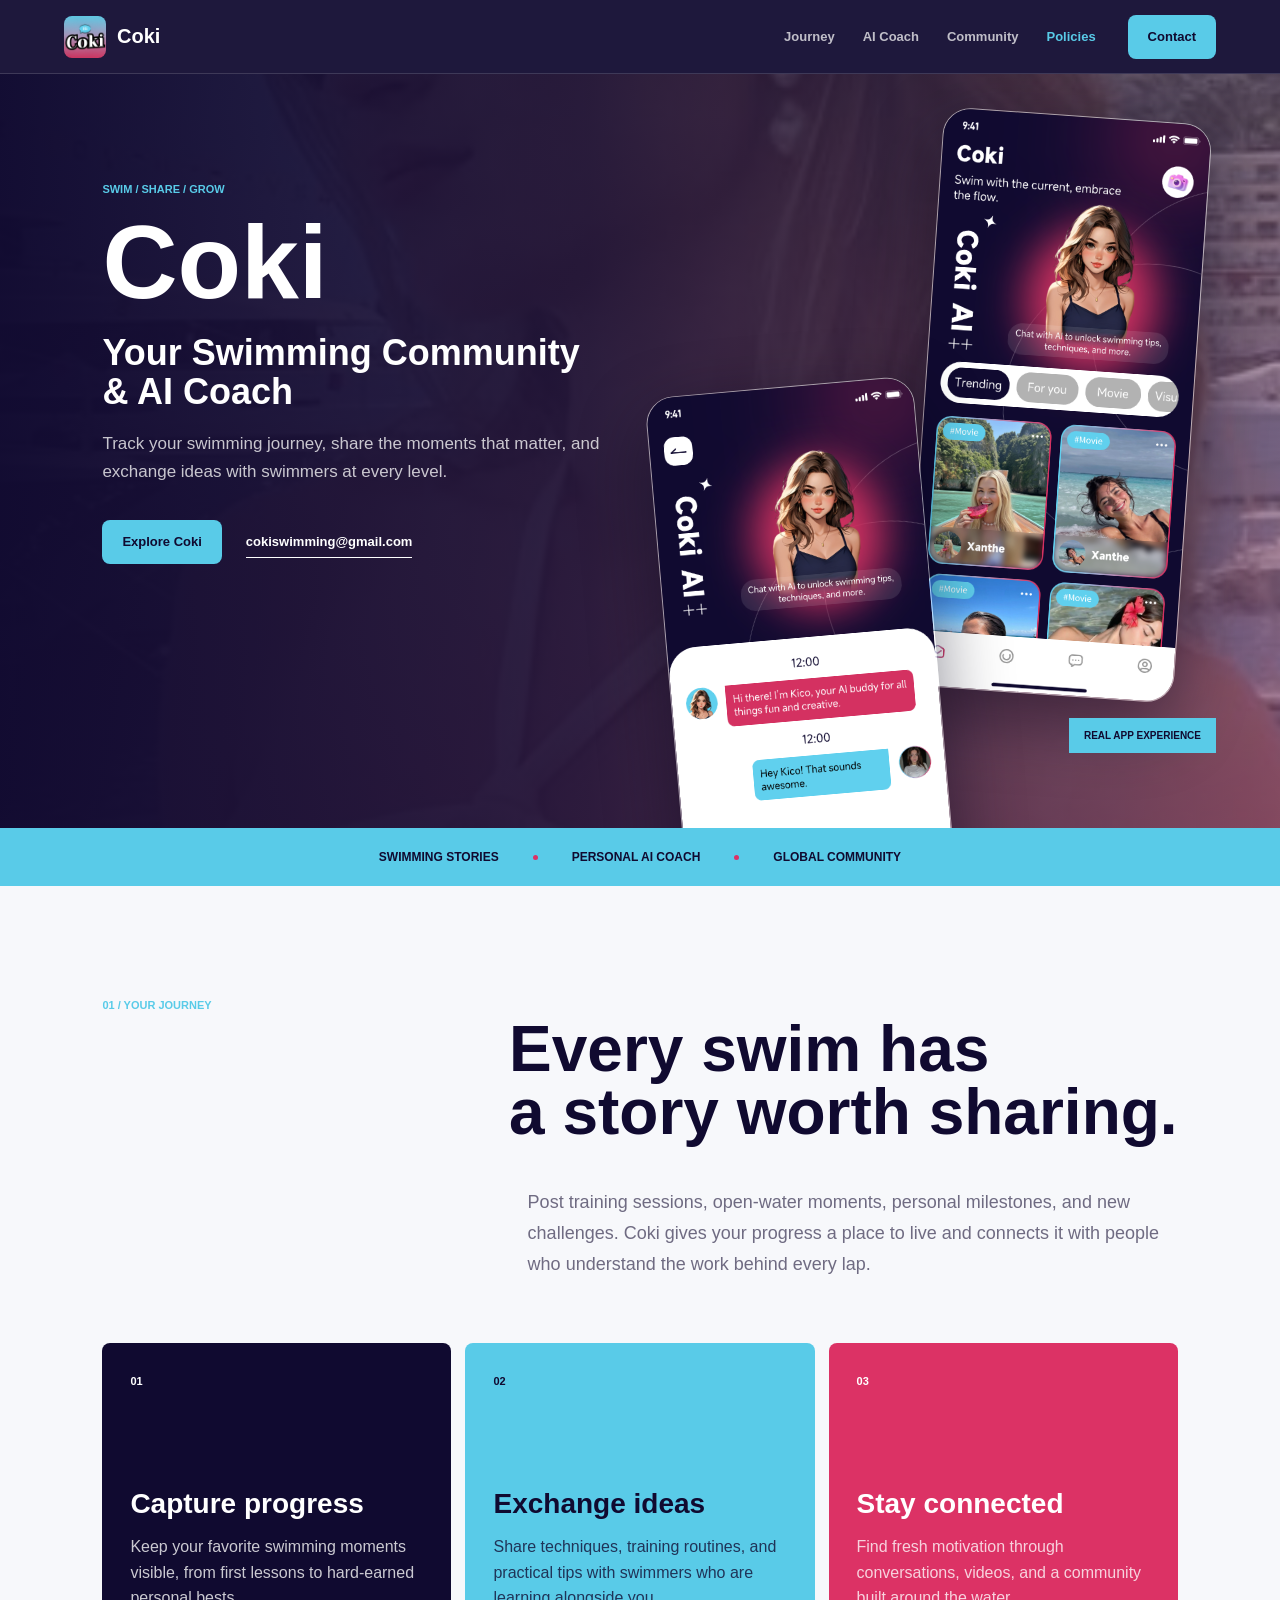
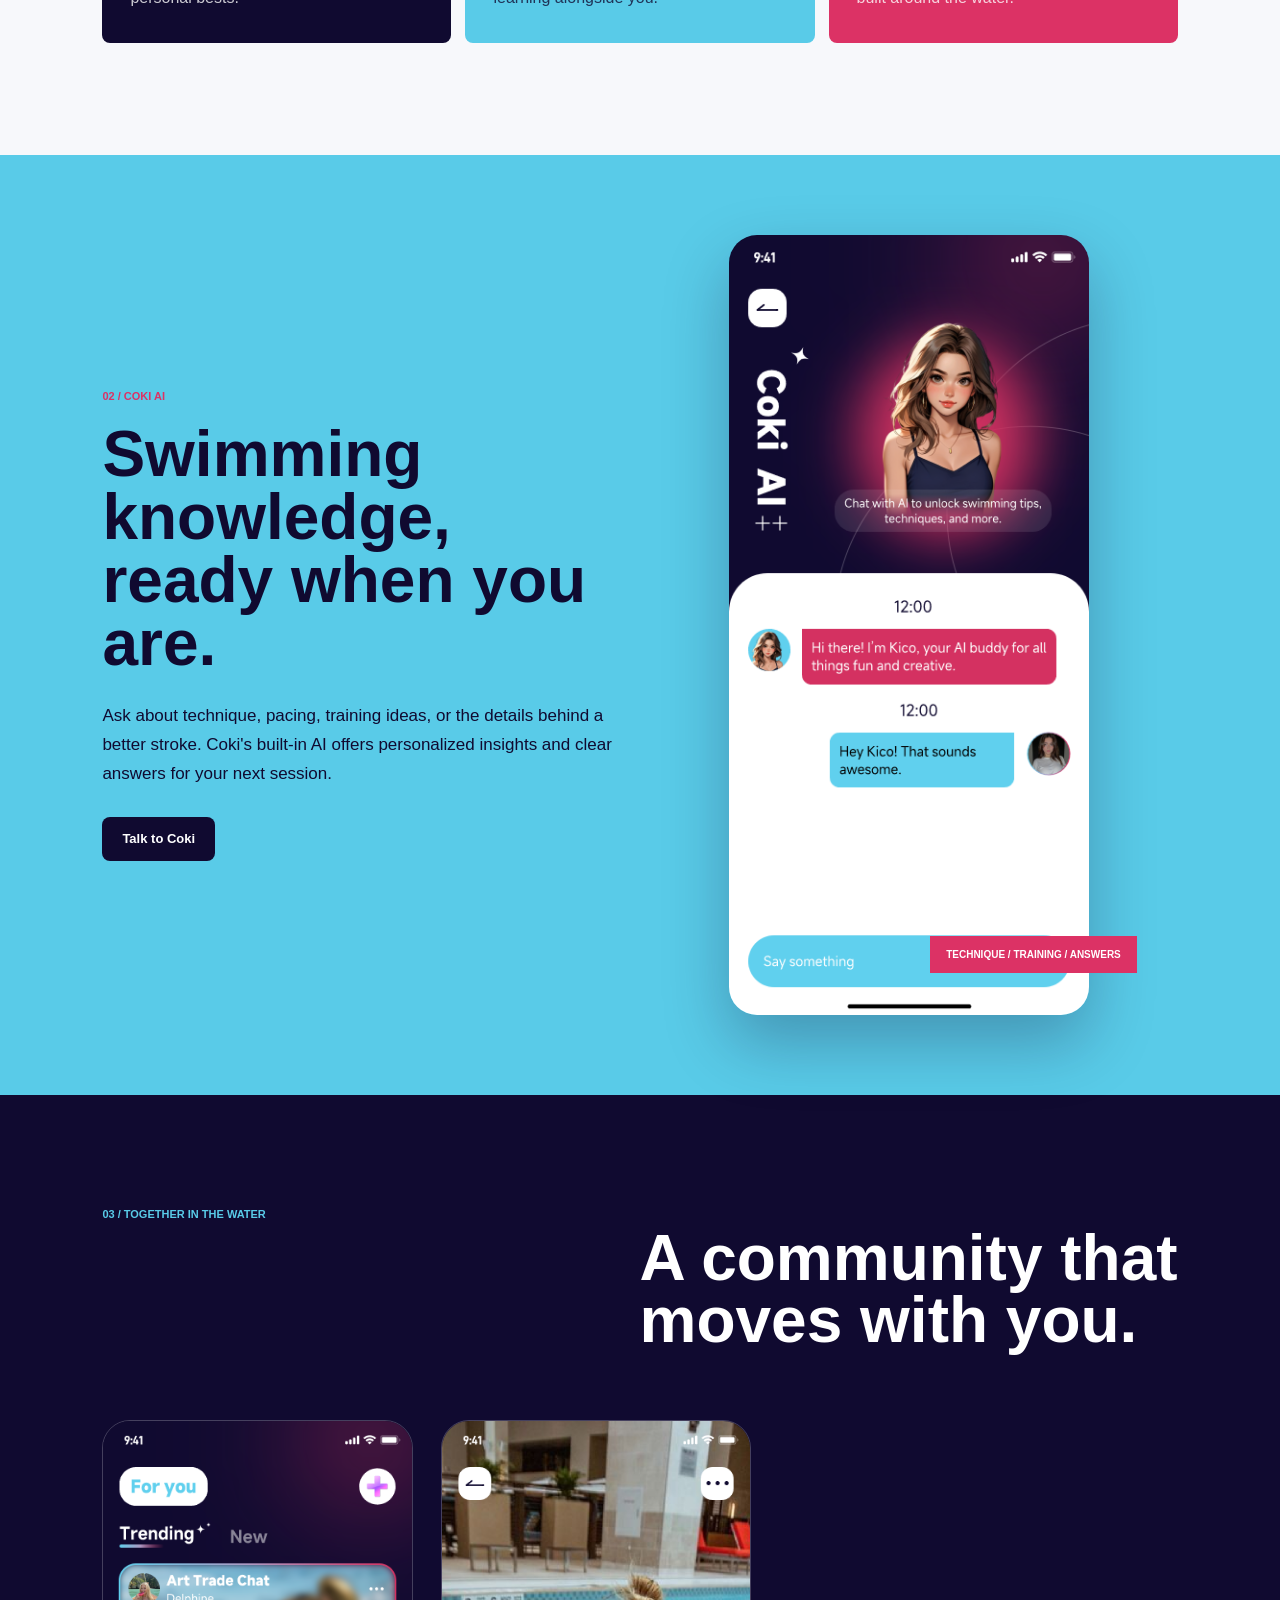
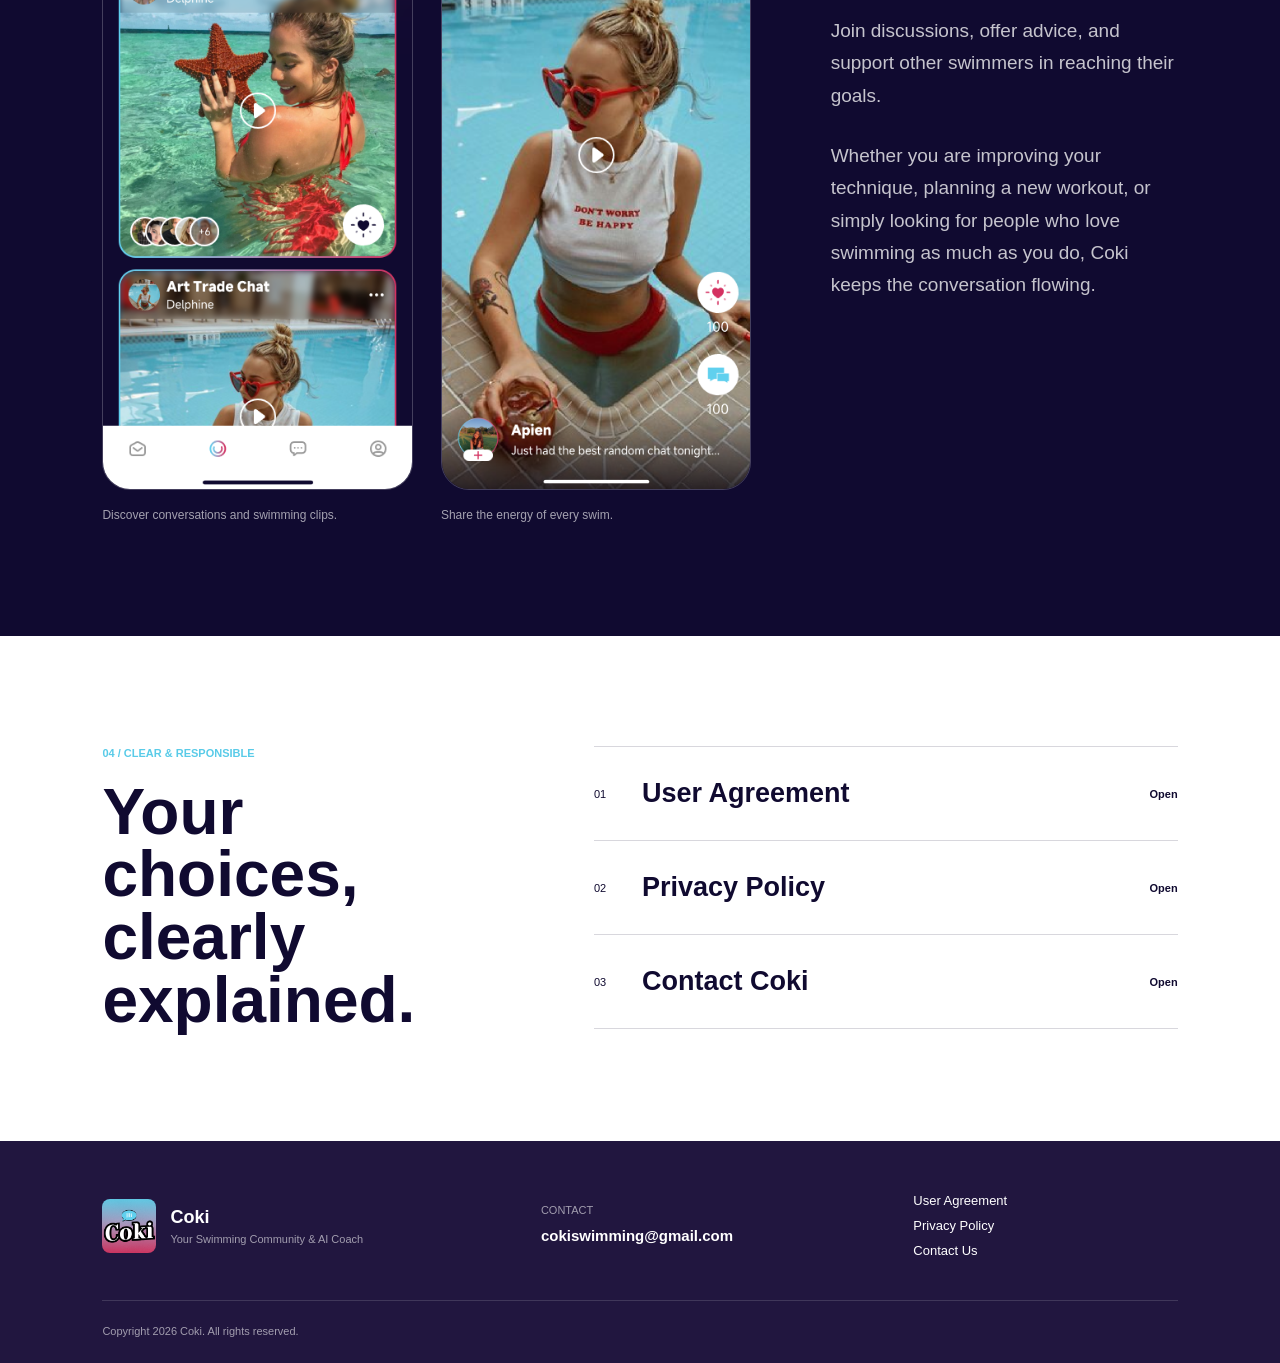
<file: index.html>
<!doctype html>
<html lang="en">
<head>
  <meta charset="utf-8">
  <meta name="viewport" content="width=device-width, initial-scale=1">
  <meta name="description" content="Coki is your swimming community and AI coach. Share your swim journey, learn new techniques, and connect with swimmers worldwide.">
  <meta name="theme-color" content="#100a30">
  <title>Coki - Your Swimming Community &amp; AI Coach</title>
  <link rel="icon" href="./assets/coki_app_icon.png">
  <link rel="stylesheet" href="./styles.css">
</head>
<body>
  <header class="site-header">
    <a class="wordmark" href="./index.html" aria-label="Coki home">
      <img src="./assets/coki_app_icon.png" alt="Coki app icon">
      <strong>Coki</strong>
    </a>
    <nav id="site-navigation" aria-label="Main navigation">
      <a href="#journey">Journey</a>
      <a href="#coach">AI Coach</a>
      <a href="#community">Community</a>
      <a href="#policies">Policies</a>
    </nav>
    <button class="menu-toggle" type="button" aria-label="Open navigation" aria-controls="site-navigation" aria-expanded="false"><span></span><span></span><span></span></button>
    <a class="header-contact" href="mailto:cokiswimming@gmail.com">Contact</a>
  </header>

  <main>
    <section class="hero" aria-labelledby="hero-title">
      <img class="hero-field" src="./assets/coki_water_field.png" alt="">
      <div class="hero-copy">
        <p class="eyebrow">SWIM / SHARE / GROW</p>
        <h1 id="hero-title">Coki</h1>
        <h2>Your Swimming Community &amp; AI Coach</h2>
        <p>Track your swimming journey, share the moments that matter, and exchange ideas with swimmers at every level.</p>
        <div class="hero-actions">
          <a class="primary-action" href="#journey">Explore Coki</a>
          <a class="inline-link" href="mailto:cokiswimming@gmail.com">cokiswimming@gmail.com</a>
        </div>
      </div>
      <div class="screen-stage" aria-label="Coki app previews">
        <img class="screen screen-home" src="./assets/coki_home_screen.png" alt="Coki swimming discovery screen">
        <img class="screen screen-ai" src="./assets/coki_ai_screen.png" alt="Coki AI swimming coach conversation">
        <span class="stage-label">REAL APP EXPERIENCE</span>
      </div>
    </section>

    <div class="current-line" aria-label="Coki highlights">
      <span>SWIMMING STORIES</span><i></i><span>PERSONAL AI COACH</span><i></i><span>GLOBAL COMMUNITY</span>
    </div>

    <section id="journey" class="journey-band">
      <div class="section-heading">
        <p class="eyebrow">01 / YOUR JOURNEY</p>
        <h2>Every swim has<br>a story worth sharing.</h2>
      </div>
      <p class="section-lead">Post training sessions, open-water moments, personal milestones, and new challenges. Coki gives your progress a place to live and connects it with people who understand the work behind every lap.</p>
      <div class="feature-list">
        <article><span>01</span><h3>Capture progress</h3><p>Keep your favorite swimming moments visible, from first lessons to hard-earned personal bests.</p></article>
        <article><span>02</span><h3>Exchange ideas</h3><p>Share techniques, training routines, and practical tips with swimmers who are learning alongside you.</p></article>
        <article><span>03</span><h3>Stay connected</h3><p>Find fresh motivation through conversations, videos, and a community built around the water.</p></article>
      </div>
    </section>

    <section id="coach" class="coach-band">
      <div class="coach-copy">
        <p class="eyebrow">02 / COKI AI</p>
        <h2>Swimming knowledge,<br>ready when you are.</h2>
        <p>Ask about technique, pacing, training ideas, or the details behind a better stroke. Coki's built-in AI offers personalized insights and clear answers for your next session.</p>
        <a class="dark-action" href="mailto:cokiswimming@gmail.com?subject=Coki%20AI%20Coach">Talk to Coki</a>
      </div>
      <figure class="coach-screen">
        <img src="./assets/coki_ai_screen.png" alt="A conversation with the Coki AI coach">
        <figcaption>TECHNIQUE / TRAINING / ANSWERS</figcaption>
      </figure>
    </section>

    <section id="community" class="community-band">
      <div class="section-heading light">
        <p class="eyebrow">03 / TOGETHER IN THE WATER</p>
        <h2>A community that<br>moves with you.</h2>
      </div>
      <div class="community-gallery">
        <figure><img src="./assets/coki_community_screen.png" alt="Coki swimming community feed"><figcaption>Discover conversations and swimming clips.</figcaption></figure>
        <figure><img src="./assets/coki_video_screen.png" alt="A swimming video in Coki"><figcaption>Share the energy of every swim.</figcaption></figure>
        <div class="community-copy"><p>Join discussions, offer advice, and support other swimmers in reaching their goals.</p><p>Whether you are improving your technique, planning a new workout, or simply looking for people who love swimming as much as you do, Coki keeps the conversation flowing.</p></div>
      </div>
    </section>

    <section id="policies" class="policies-band">
      <div>
        <p class="eyebrow">04 / CLEAR &amp; RESPONSIBLE</p>
        <h2>Your choices,<br>clearly explained.</h2>
      </div>
      <nav aria-label="Policies and support">
        <a href="./users/index.html"><span>01</span><strong>User Agreement</strong><b>Open</b></a>
        <a href="./privacy/index.html"><span>02</span><strong>Privacy Policy</strong><b>Open</b></a>
        <a href="./contact/index.html"><span>03</span><strong>Contact Coki</strong><b>Open</b></a>
      </nav>
    </section>
  </main>

  <footer class="site-footer">
    <div class="footer-brand"><img src="./assets/coki_app_icon.png" alt="Coki app icon"><div><strong>Coki</strong><span>Your Swimming Community &amp; AI Coach</span></div></div>
    <div><p>CONTACT</p><a href="mailto:cokiswimming@gmail.com">cokiswimming@gmail.com</a></div>
    <nav><a href="./users/index.html">User Agreement</a><a href="./privacy/index.html">Privacy Policy</a><a href="./contact/index.html">Contact Us</a></nav>
    <small>Copyright 2026 Coki. All rights reserved.</small>
  </footer>
  <script src="./site.js"></script>
</body>
</html>
</file>
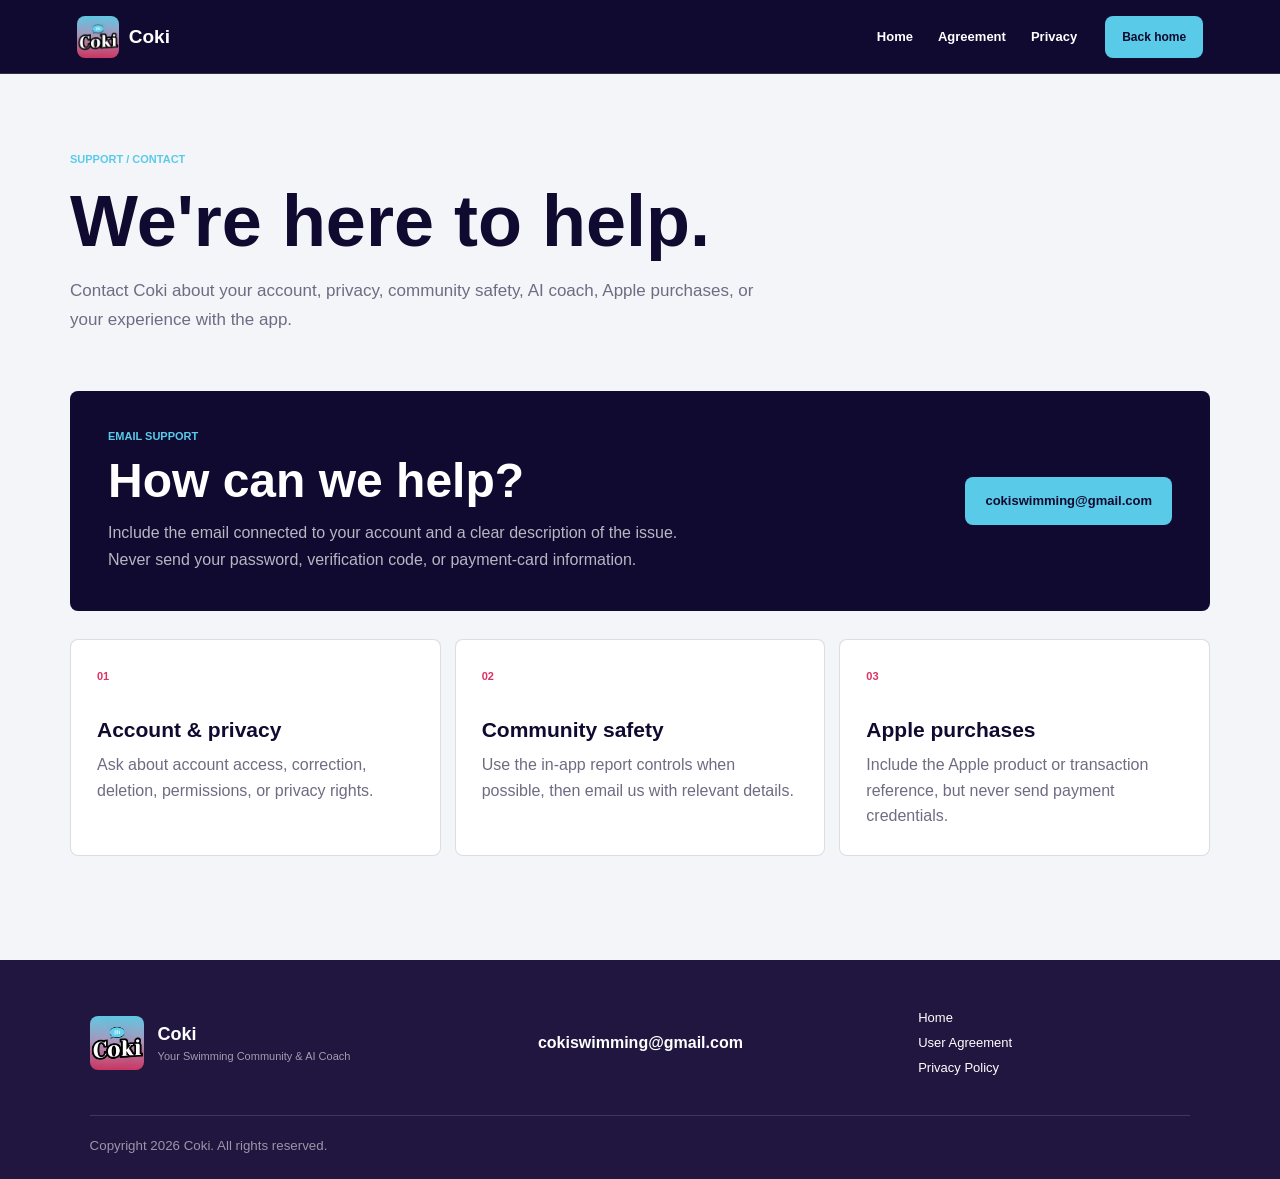
<file: contact/index.html>
<!doctype html>
<html lang="en">
<head>
  <meta charset="utf-8">
  <meta name="viewport" content="width=device-width, initial-scale=1">
  <meta name="description" content="Contact Coki support">
  <meta name="theme-color" content="#100a30">
  <title>Contact Us - Coki</title>
  <link rel="icon" href="../assets/coki_app_icon.png">
  <link rel="stylesheet" href="../styles.css">
  <link rel="stylesheet" href="../legal.css">
</head>
<body class="legal-body">
  <header class="legal-header"><a class="legal-brand" href="../index.html"><img src="../assets/coki_app_icon.png" alt="Coki app icon"><strong>Coki</strong></a><nav><a href="../index.html">Home</a><a href="../users/index.html">Agreement</a><a href="../privacy/index.html">Privacy</a></nav><a class="legal-home" href="../index.html">Back home</a></header>
  <main class="legal-main">
    <section class="legal-hero"><p class="eyebrow">SUPPORT / CONTACT</p><h1>We're here to help.</h1><p>Contact Coki about your account, privacy, community safety, AI coach, Apple purchases, or your experience with the app.</p></section>
    <section class="contact-panel"><div><p class="eyebrow">EMAIL SUPPORT</p><h2>How can we help?</h2><p>Include the email connected to your account and a clear description of the issue. Never send your password, verification code, or payment-card information.</p></div><a href="mailto:cokiswimming@gmail.com?subject=Coki%20Support">cokiswimming@gmail.com</a></section>
    <section class="contact-topics"><article><span>01</span><h3>Account &amp; privacy</h3><p>Ask about account access, correction, deletion, permissions, or privacy rights.</p></article><article><span>02</span><h3>Community safety</h3><p>Use the in-app report controls when possible, then email us with relevant details.</p></article><article><span>03</span><h3>Apple purchases</h3><p>Include the Apple product or transaction reference, but never send payment credentials.</p></article></section>
  </main>
  <footer class="legal-footer"><div class="footer-brand"><img src="../assets/coki_app_icon.png" alt="Coki app icon"><div><strong>Coki</strong><span>Your Swimming Community &amp; AI Coach</span></div></div><a href="mailto:cokiswimming@gmail.com">cokiswimming@gmail.com</a><nav><a href="../index.html">Home</a><a href="../users/index.html">User Agreement</a><a href="../privacy/index.html">Privacy Policy</a></nav><small>Copyright 2026 Coki. All rights reserved.</small></footer>
  <script src="../site.js"></script>
</body>
</html>
</file>
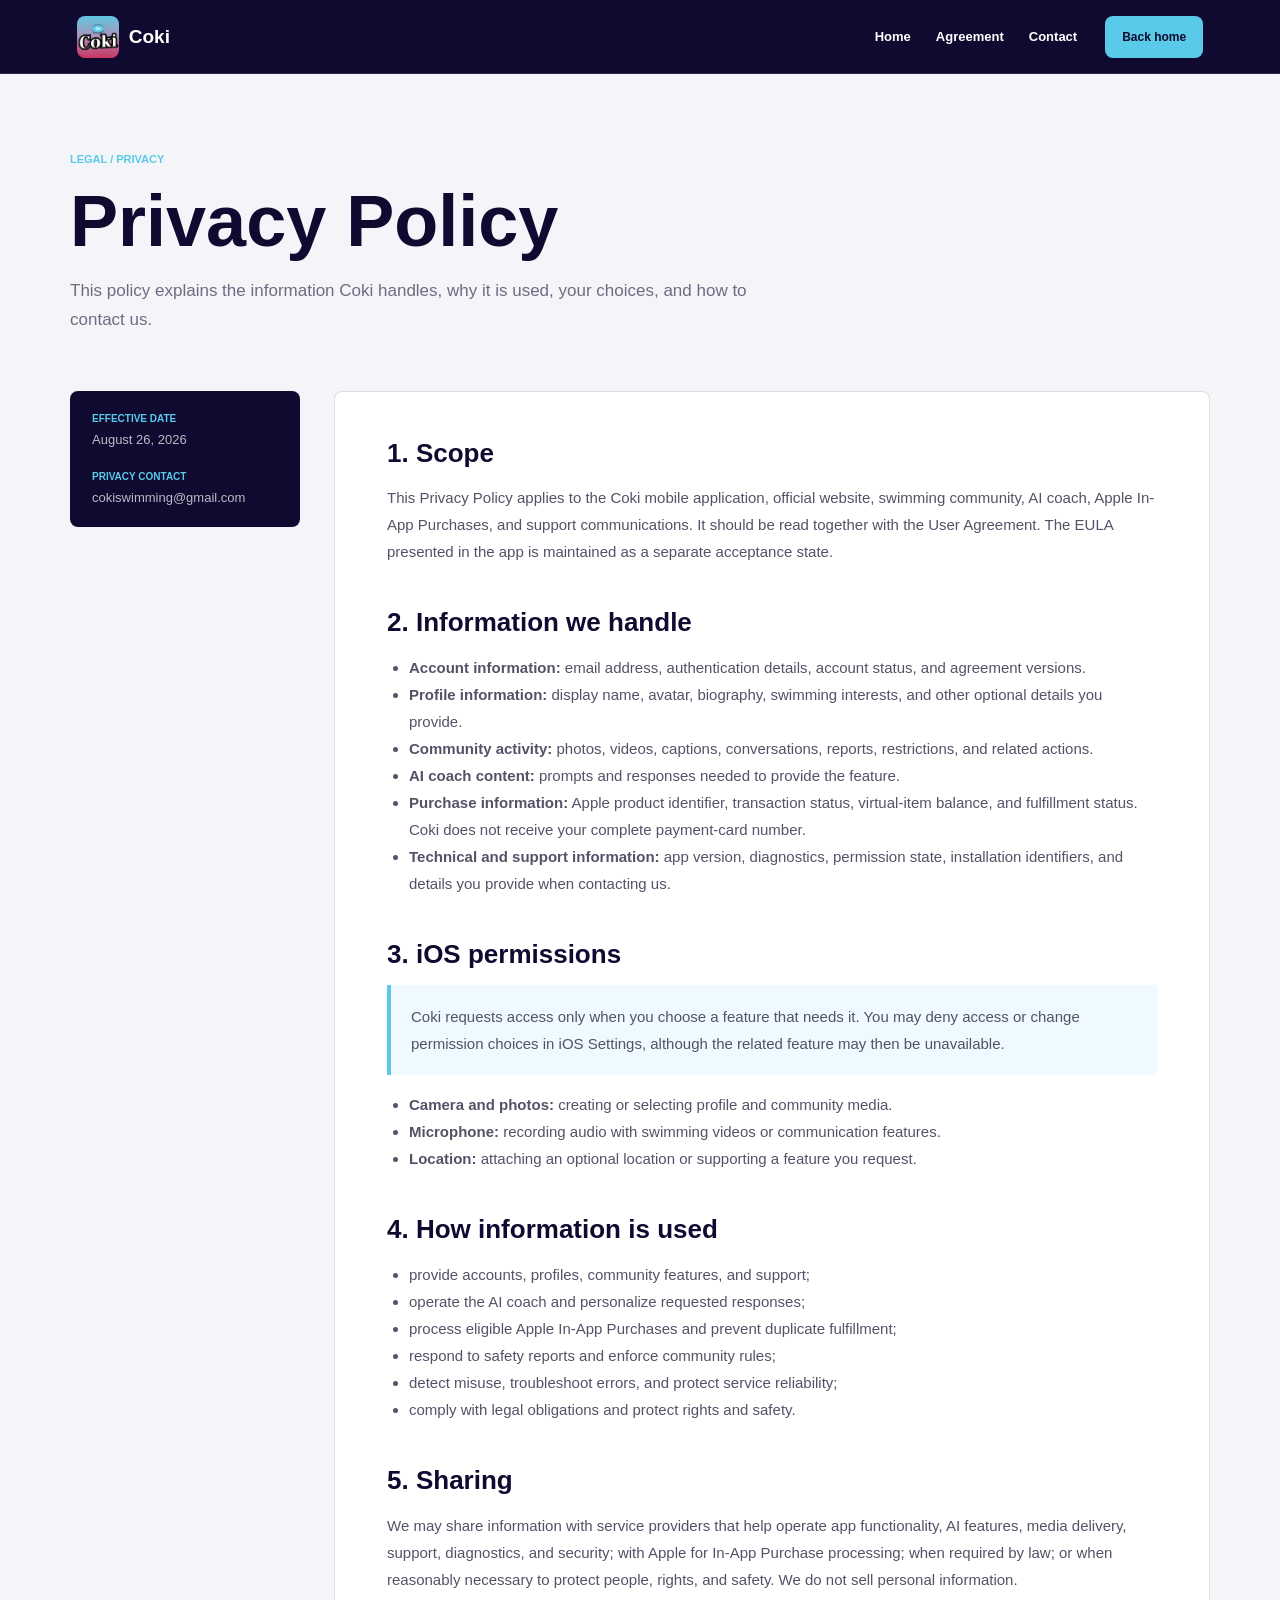
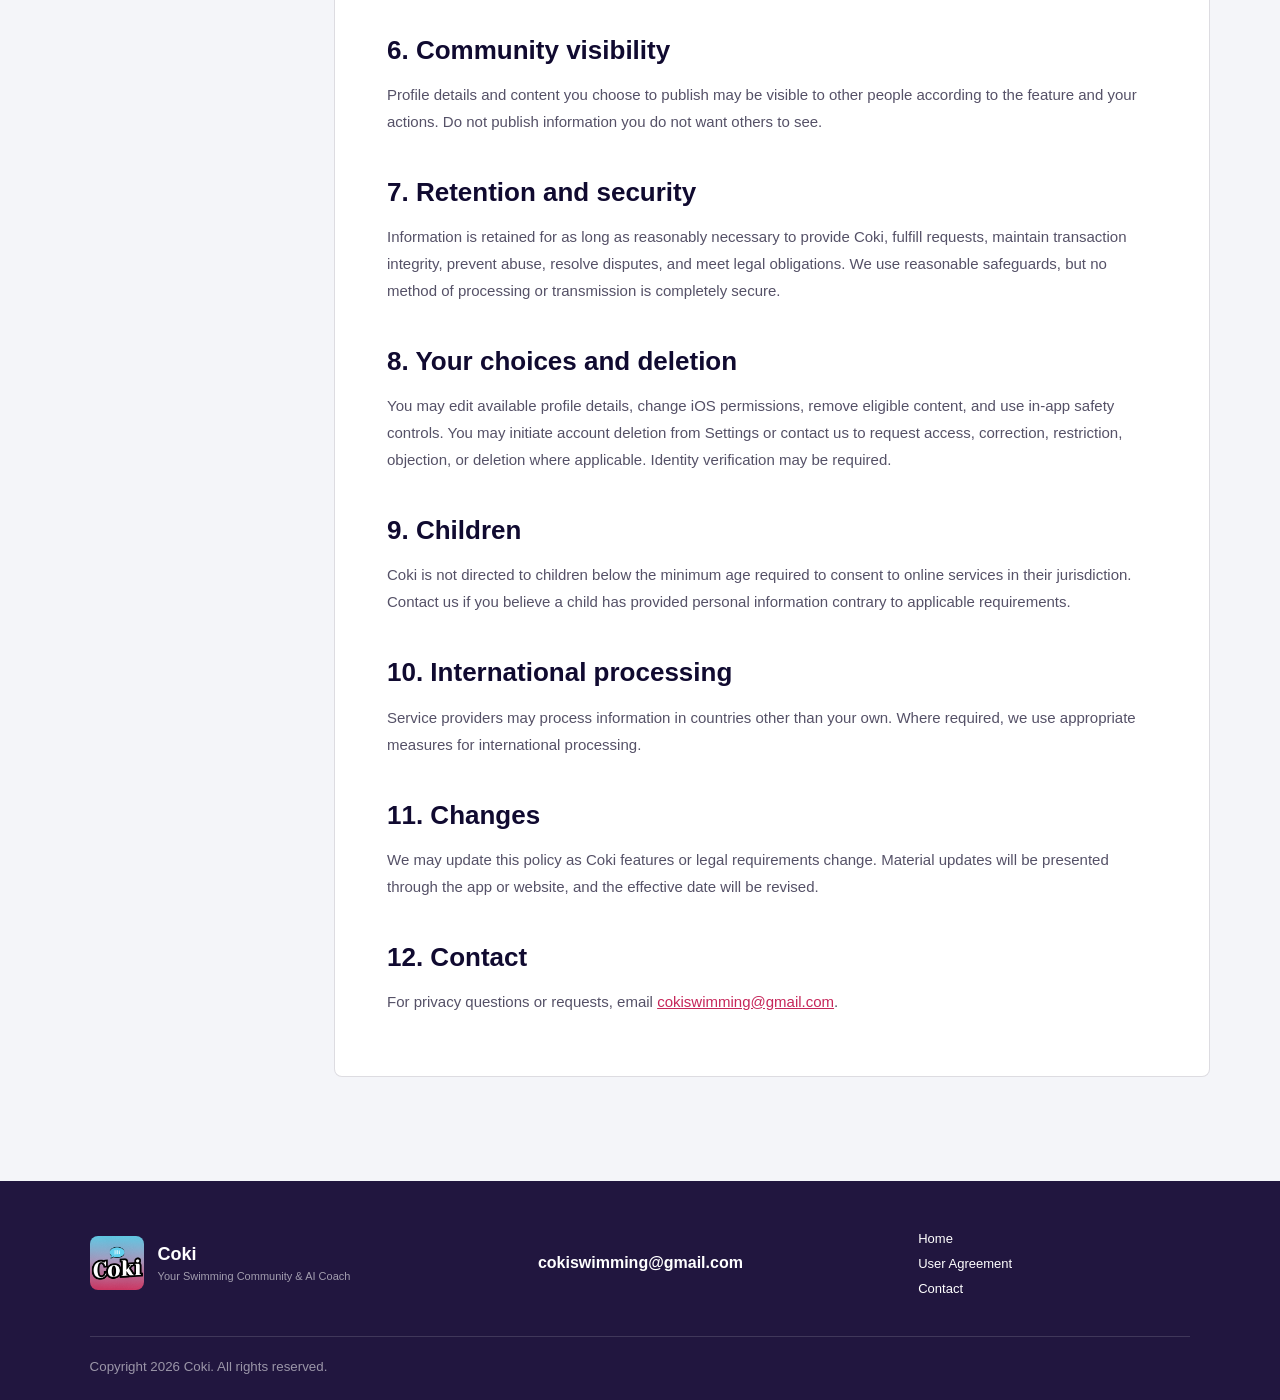
<file: privacy/index.html>
<!doctype html>
<html lang="en">
<head>
  <meta charset="utf-8">
  <meta name="viewport" content="width=device-width, initial-scale=1">
  <meta name="description" content="Coki Privacy Policy">
  <meta name="theme-color" content="#100a30">
  <title>Privacy Policy - Coki</title>
  <link rel="icon" href="../assets/coki_app_icon.png">
  <link rel="stylesheet" href="../styles.css">
  <link rel="stylesheet" href="../legal.css">
</head>
<body class="legal-body">
  <header class="legal-header"><a class="legal-brand" href="../index.html"><img src="../assets/coki_app_icon.png" alt="Coki app icon"><strong>Coki</strong></a><nav><a href="../index.html">Home</a><a href="../users/index.html">Agreement</a><a href="../contact/index.html">Contact</a></nav><a class="legal-home" href="../index.html">Back home</a></header>
  <main class="legal-main">
    <section class="legal-hero"><p class="eyebrow">LEGAL / PRIVACY</p><h1>Privacy Policy</h1><p>This policy explains the information Coki handles, why it is used, your choices, and how to contact us.</p></section>
    <div class="legal-layout">
      <aside><strong>EFFECTIVE DATE</strong><span>August 26, 2026</span><strong>PRIVACY CONTACT</strong><a href="mailto:cokiswimming@gmail.com">cokiswimming@gmail.com</a></aside>
      <article class="legal-document">
        <h2>1. Scope</h2><p>This Privacy Policy applies to the Coki mobile application, official website, swimming community, AI coach, Apple In-App Purchases, and support communications. It should be read together with the User Agreement. The EULA presented in the app is maintained as a separate acceptance state.</p>
        <h2>2. Information we handle</h2><ul><li><strong>Account information:</strong> email address, authentication details, account status, and agreement versions.</li><li><strong>Profile information:</strong> display name, avatar, biography, swimming interests, and other optional details you provide.</li><li><strong>Community activity:</strong> photos, videos, captions, conversations, reports, restrictions, and related actions.</li><li><strong>AI coach content:</strong> prompts and responses needed to provide the feature.</li><li><strong>Purchase information:</strong> Apple product identifier, transaction status, virtual-item balance, and fulfillment status. Coki does not receive your complete payment-card number.</li><li><strong>Technical and support information:</strong> app version, diagnostics, permission state, installation identifiers, and details you provide when contacting us.</li></ul>
        <h2>3. iOS permissions</h2><p class="notice">Coki requests access only when you choose a feature that needs it. You may deny access or change permission choices in iOS Settings, although the related feature may then be unavailable.</p><ul><li><strong>Camera and photos:</strong> creating or selecting profile and community media.</li><li><strong>Microphone:</strong> recording audio with swimming videos or communication features.</li><li><strong>Location:</strong> attaching an optional location or supporting a feature you request.</li></ul>
        <h2>4. How information is used</h2><ul><li>provide accounts, profiles, community features, and support;</li><li>operate the AI coach and personalize requested responses;</li><li>process eligible Apple In-App Purchases and prevent duplicate fulfillment;</li><li>respond to safety reports and enforce community rules;</li><li>detect misuse, troubleshoot errors, and protect service reliability;</li><li>comply with legal obligations and protect rights and safety.</li></ul>
        <h2>5. Sharing</h2><p>We may share information with service providers that help operate app functionality, AI features, media delivery, support, diagnostics, and security; with Apple for In-App Purchase processing; when required by law; or when reasonably necessary to protect people, rights, and safety. We do not sell personal information.</p>
        <h2>6. Community visibility</h2><p>Profile details and content you choose to publish may be visible to other people according to the feature and your actions. Do not publish information you do not want others to see.</p>
        <h2>7. Retention and security</h2><p>Information is retained for as long as reasonably necessary to provide Coki, fulfill requests, maintain transaction integrity, prevent abuse, resolve disputes, and meet legal obligations. We use reasonable safeguards, but no method of processing or transmission is completely secure.</p>
        <h2>8. Your choices and deletion</h2><p>You may edit available profile details, change iOS permissions, remove eligible content, and use in-app safety controls. You may initiate account deletion from Settings or contact us to request access, correction, restriction, objection, or deletion where applicable. Identity verification may be required.</p>
        <h2>9. Children</h2><p>Coki is not directed to children below the minimum age required to consent to online services in their jurisdiction. Contact us if you believe a child has provided personal information contrary to applicable requirements.</p>
        <h2>10. International processing</h2><p>Service providers may process information in countries other than your own. Where required, we use appropriate measures for international processing.</p>
        <h2>11. Changes</h2><p>We may update this policy as Coki features or legal requirements change. Material updates will be presented through the app or website, and the effective date will be revised.</p>
        <h2>12. Contact</h2><p>For privacy questions or requests, email <a href="mailto:cokiswimming@gmail.com">cokiswimming@gmail.com</a>.</p>
      </article>
    </div>
  </main>
  <footer class="legal-footer"><div class="footer-brand"><img src="../assets/coki_app_icon.png" alt="Coki app icon"><div><strong>Coki</strong><span>Your Swimming Community &amp; AI Coach</span></div></div><a href="mailto:cokiswimming@gmail.com">cokiswimming@gmail.com</a><nav><a href="../index.html">Home</a><a href="../users/index.html">User Agreement</a><a href="../contact/index.html">Contact</a></nav><small>Copyright 2026 Coki. All rights reserved.</small></footer>
  <script src="../site.js"></script>
</body>
</html>
</file>
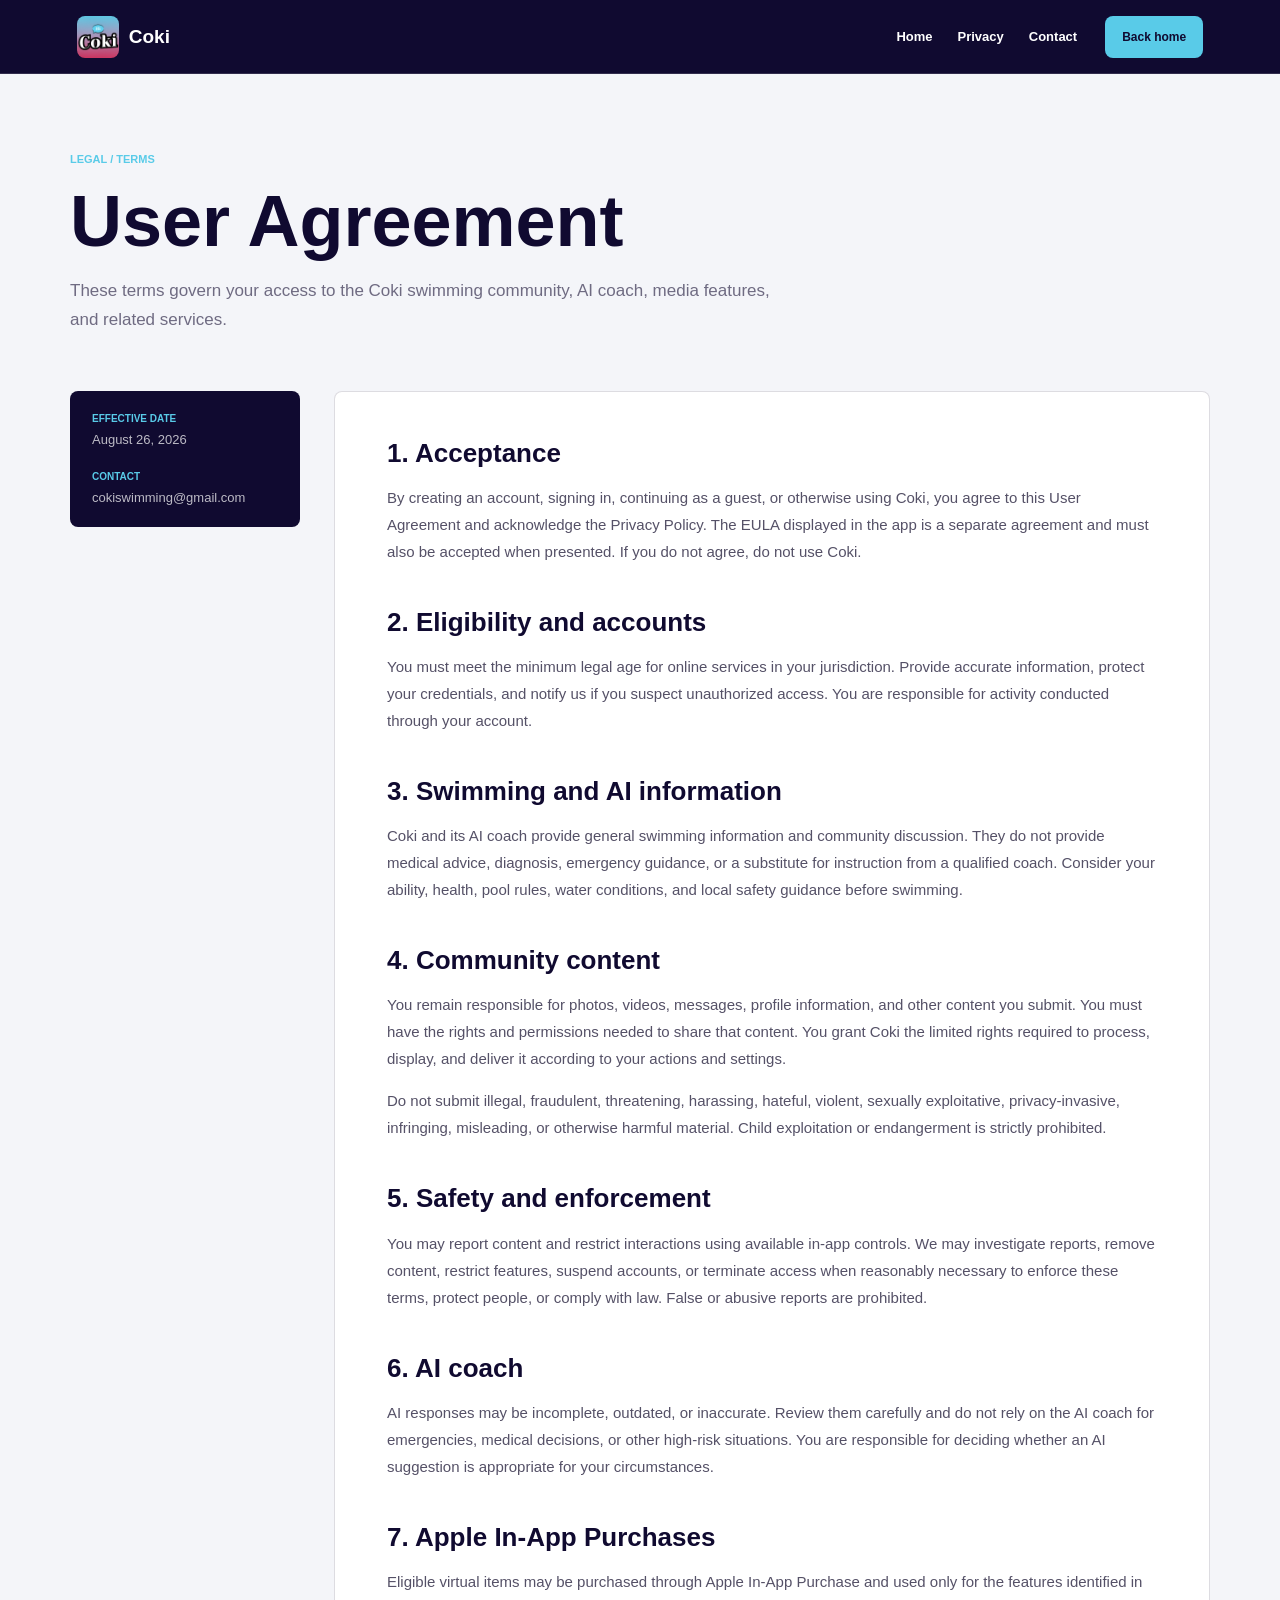
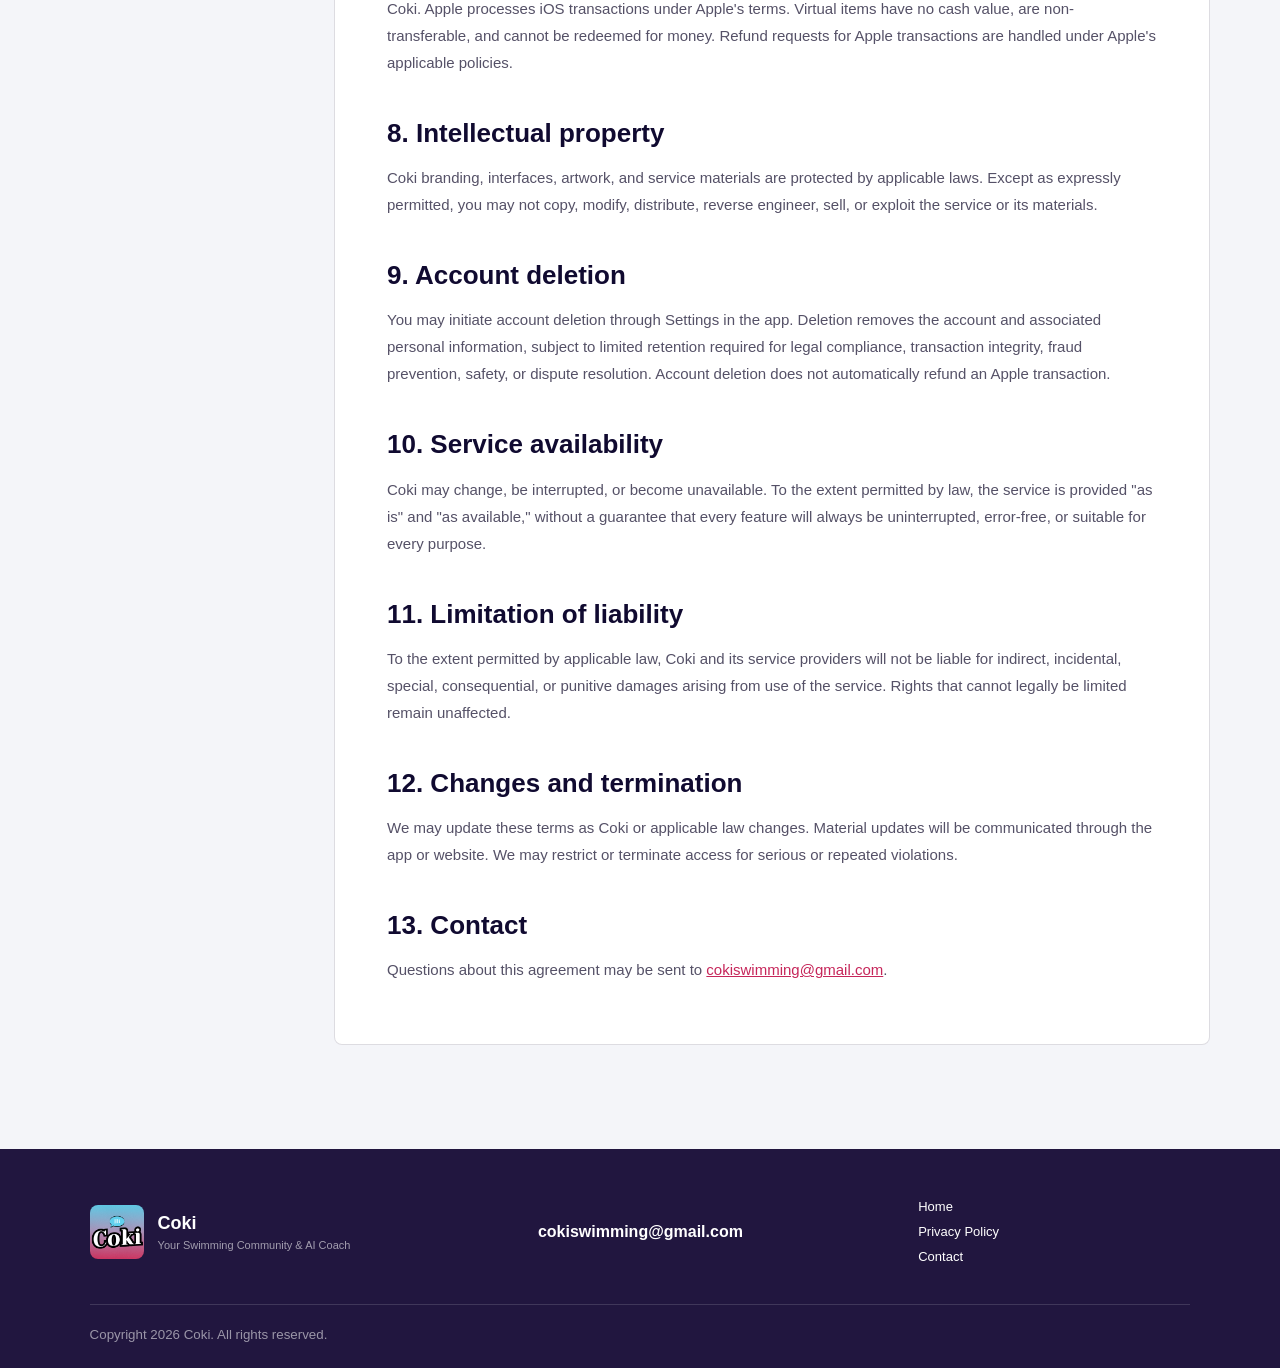
<file: users/index.html>
<!doctype html>
<html lang="en">
<head>
  <meta charset="utf-8">
  <meta name="viewport" content="width=device-width, initial-scale=1">
  <meta name="description" content="Coki User Agreement">
  <meta name="theme-color" content="#100a30">
  <title>User Agreement - Coki</title>
  <link rel="icon" href="../assets/coki_app_icon.png">
  <link rel="stylesheet" href="../styles.css">
  <link rel="stylesheet" href="../legal.css">
</head>
<body class="legal-body">
  <header class="legal-header"><a class="legal-brand" href="../index.html"><img src="../assets/coki_app_icon.png" alt="Coki app icon"><strong>Coki</strong></a><nav><a href="../index.html">Home</a><a href="../privacy/index.html">Privacy</a><a href="../contact/index.html">Contact</a></nav><a class="legal-home" href="../index.html">Back home</a></header>
  <main class="legal-main">
    <section class="legal-hero"><p class="eyebrow">LEGAL / TERMS</p><h1>User Agreement</h1><p>These terms govern your access to the Coki swimming community, AI coach, media features, and related services.</p></section>
    <div class="legal-layout">
      <aside><strong>EFFECTIVE DATE</strong><span>August 26, 2026</span><strong>CONTACT</strong><a href="mailto:cokiswimming@gmail.com">cokiswimming@gmail.com</a></aside>
      <article class="legal-document">
        <h2>1. Acceptance</h2><p>By creating an account, signing in, continuing as a guest, or otherwise using Coki, you agree to this User Agreement and acknowledge the Privacy Policy. The EULA displayed in the app is a separate agreement and must also be accepted when presented. If you do not agree, do not use Coki.</p>
        <h2>2. Eligibility and accounts</h2><p>You must meet the minimum legal age for online services in your jurisdiction. Provide accurate information, protect your credentials, and notify us if you suspect unauthorized access. You are responsible for activity conducted through your account.</p>
        <h2>3. Swimming and AI information</h2><p>Coki and its AI coach provide general swimming information and community discussion. They do not provide medical advice, diagnosis, emergency guidance, or a substitute for instruction from a qualified coach. Consider your ability, health, pool rules, water conditions, and local safety guidance before swimming.</p>
        <h2>4. Community content</h2><p>You remain responsible for photos, videos, messages, profile information, and other content you submit. You must have the rights and permissions needed to share that content. You grant Coki the limited rights required to process, display, and deliver it according to your actions and settings.</p><p>Do not submit illegal, fraudulent, threatening, harassing, hateful, violent, sexually exploitative, privacy-invasive, infringing, misleading, or otherwise harmful material. Child exploitation or endangerment is strictly prohibited.</p>
        <h2>5. Safety and enforcement</h2><p>You may report content and restrict interactions using available in-app controls. We may investigate reports, remove content, restrict features, suspend accounts, or terminate access when reasonably necessary to enforce these terms, protect people, or comply with law. False or abusive reports are prohibited.</p>
        <h2>6. AI coach</h2><p>AI responses may be incomplete, outdated, or inaccurate. Review them carefully and do not rely on the AI coach for emergencies, medical decisions, or other high-risk situations. You are responsible for deciding whether an AI suggestion is appropriate for your circumstances.</p>
        <h2>7. Apple In-App Purchases</h2><p>Eligible virtual items may be purchased through Apple In-App Purchase and used only for the features identified in Coki. Apple processes iOS transactions under Apple's terms. Virtual items have no cash value, are non-transferable, and cannot be redeemed for money. Refund requests for Apple transactions are handled under Apple's applicable policies.</p>
        <h2>8. Intellectual property</h2><p>Coki branding, interfaces, artwork, and service materials are protected by applicable laws. Except as expressly permitted, you may not copy, modify, distribute, reverse engineer, sell, or exploit the service or its materials.</p>
        <h2>9. Account deletion</h2><p>You may initiate account deletion through Settings in the app. Deletion removes the account and associated personal information, subject to limited retention required for legal compliance, transaction integrity, fraud prevention, safety, or dispute resolution. Account deletion does not automatically refund an Apple transaction.</p>
        <h2>10. Service availability</h2><p>Coki may change, be interrupted, or become unavailable. To the extent permitted by law, the service is provided "as is" and "as available," without a guarantee that every feature will always be uninterrupted, error-free, or suitable for every purpose.</p>
        <h2>11. Limitation of liability</h2><p>To the extent permitted by applicable law, Coki and its service providers will not be liable for indirect, incidental, special, consequential, or punitive damages arising from use of the service. Rights that cannot legally be limited remain unaffected.</p>
        <h2>12. Changes and termination</h2><p>We may update these terms as Coki or applicable law changes. Material updates will be communicated through the app or website. We may restrict or terminate access for serious or repeated violations.</p>
        <h2>13. Contact</h2><p>Questions about this agreement may be sent to <a href="mailto:cokiswimming@gmail.com">cokiswimming@gmail.com</a>.</p>
      </article>
    </div>
  </main>
  <footer class="legal-footer"><div class="footer-brand"><img src="../assets/coki_app_icon.png" alt="Coki app icon"><div><strong>Coki</strong><span>Your Swimming Community &amp; AI Coach</span></div></div><a href="mailto:cokiswimming@gmail.com">cokiswimming@gmail.com</a><nav><a href="../index.html">Home</a><a href="../privacy/index.html">Privacy Policy</a><a href="../contact/index.html">Contact</a></nav><small>Copyright 2026 Coki. All rights reserved.</small></footer>
  <script src="../site.js"></script>
</body>
</html>
</file>
<file: styles.css>
:root {
  --ink: #100a30;
  --ink-soft: #21163f;
  --cyan: #59cbe8;
  --pink: #dc3265;
  --paper: #f7f8fb;
  --white: #ffffff;
  --muted: #6f6b82;
  --line: rgba(16, 10, 48, 0.16);
}

* { box-sizing: border-box; }
html { scroll-behavior: smooth; }
body { margin: 0; color: var(--ink); background: var(--paper); font-family: Inter, ui-sans-serif, -apple-system, BlinkMacSystemFont, "Segoe UI", sans-serif; letter-spacing: 0; }
a { color: inherit; text-decoration: none; }
img { display: block; max-width: 100%; }

.site-header { position: sticky; z-index: 40; top: 0; display: flex; align-items: center; min-height: 74px; gap: 32px; padding: 0 5vw; color: var(--white); background: rgba(16, 10, 48, 0.94); border-bottom: 1px solid rgba(255,255,255,0.14); backdrop-filter: blur(16px); }
.wordmark { display: flex; align-items: center; gap: 11px; }
.wordmark img { width: 42px; height: 42px; border-radius: 8px; object-fit: cover; }
.wordmark strong { font-size: 20px; font-weight: 900; }
.site-header nav { display: flex; gap: 28px; margin-left: auto; font-size: 13px; font-weight: 700; }
.site-header nav a { color: rgba(255,255,255,0.72); }
.site-header nav a:hover { color: var(--cyan); }
.site-header nav a.is-active { color: var(--cyan); }
.menu-toggle { display: none; width: 42px; height: 42px; padding: 10px; border: 0; border-radius: 50%; color: var(--white); background: transparent; cursor: pointer; }
.menu-toggle span { display: block; width: 20px; height: 2px; margin: 4px auto; background: currentColor; transition: transform 180ms ease, opacity 180ms ease; }
.menu-toggle[aria-expanded="true"] span:nth-child(1) { transform: translateY(6px) rotate(45deg); }
.menu-toggle[aria-expanded="true"] span:nth-child(2) { opacity: 0; }
.menu-toggle[aria-expanded="true"] span:nth-child(3) { transform: translateY(-6px) rotate(-45deg); }
.header-contact, .primary-action, .dark-action { display: inline-flex; min-height: 44px; align-items: center; justify-content: center; padding: 0 20px; border-radius: 8px; font-size: 13px; font-weight: 900; }
.header-contact, .primary-action { color: var(--ink); background: var(--cyan); }
.header-contact, .primary-action, .dark-action { transition: transform 180ms ease, box-shadow 180ms ease; }
.header-contact:hover, .primary-action:hover, .dark-action:hover { transform: translateY(-2px); box-shadow: 0 10px 24px rgba(16,10,48,0.2); }

.hero { position: relative; min-height: calc(92svh - 74px); overflow: hidden; color: var(--white); background: var(--ink); }
.hero-field { position: absolute; inset: 0; width: 100%; height: 100%; object-fit: cover; opacity: 0.94; }
.hero::after { position: absolute; inset: 0; content: ""; background: linear-gradient(90deg, rgba(16,10,48,0.98) 0%, rgba(16,10,48,0.83) 46%, rgba(16,10,48,0.28) 100%); }
.hero-copy { position: relative; z-index: 3; width: min(620px, 47vw); padding: 12vh 0 10vh 8vw; }
.eyebrow { margin: 0; color: var(--cyan); font-size: 11px; line-height: 1.3; font-weight: 900; }
.hero h1 { margin: 20px 0 0; font-size: 104px; line-height: 0.9; font-weight: 900; }
.hero h2 { max-width: 560px; margin: 24px 0 18px; font-size: 36px; line-height: 1.08; font-weight: 800; }
.hero-copy > p:not(.eyebrow) { max-width: 530px; margin: 0; color: rgba(255,255,255,0.76); font-size: 17px; line-height: 1.65; }
.hero-actions { display: flex; align-items: center; gap: 24px; margin-top: 34px; }
.inline-link { padding: 8px 0; border-bottom: 1px solid currentColor; font-size: 13px; font-weight: 800; }
.screen-stage { position: absolute; z-index: 2; top: 4.5%; right: 5vw; width: 45vw; height: 91%; }
.screen { position: absolute; width: min(290px, 21vw); border: 1px solid rgba(255,255,255,0.55); border-radius: 28px; box-shadow: 0 24px 70px rgba(4, 2, 22, 0.45); }
.screen-home { right: 4%; top: 1%; transform: rotate(4deg); }
.screen-ai { left: 5%; bottom: -25%; transform: rotate(-5deg); }
.stage-label { position: absolute; right: 0; bottom: 6%; padding: 12px 15px; color: var(--ink); background: var(--cyan); font-size: 10px; font-weight: 900; }

.current-line { display: flex; justify-content: center; gap: 34px; align-items: center; min-height: 58px; padding: 0 5vw; color: var(--ink); background: var(--cyan); font-size: 12px; font-weight: 900; white-space: nowrap; overflow: hidden; }
.current-line i { width: 5px; height: 5px; border-radius: 50%; background: var(--pink); }

.journey-band { padding: 112px 8vw; background: var(--paper); }
.section-heading { display: flex; justify-content: space-between; gap: 40px; align-items: flex-start; }
.section-heading h2, .coach-copy h2, .policies-band h2 { margin: 20px 0 0; font-size: 64px; line-height: 0.98; font-weight: 900; }
.section-lead { max-width: 650px; margin: 44px 0 64px auto; color: var(--muted); font-size: 18px; line-height: 1.7; }
.feature-list { display: grid; grid-template-columns: repeat(3, 1fr); gap: 14px; }
.feature-list article { min-height: 300px; padding: 28px; border-radius: 8px; }
.feature-list article { transition: transform 220ms ease, box-shadow 220ms ease; }
.feature-list article:hover { transform: translateY(-7px); box-shadow: 0 18px 42px rgba(16,10,48,0.18); }
.feature-list article:nth-child(1) { color: var(--white); background: var(--ink); }
.feature-list article:nth-child(2) { color: var(--ink); background: var(--cyan); }
.feature-list article:nth-child(3) { color: var(--white); background: var(--pink); }
.feature-list span { font-size: 11px; font-weight: 900; }
.feature-list h3 { margin: 100px 0 14px; font-size: 28px; line-height: 1.1; }
.feature-list p { margin: 0; max-width: 310px; color: inherit; opacity: 0.78; line-height: 1.6; }

.coach-band { display: grid; grid-template-columns: 1fr 1fr; align-items: center; min-height: 760px; padding: 80px 8vw; background: var(--cyan); }
.coach-copy { max-width: 590px; }
.coach-copy .eyebrow { color: var(--pink); }
.coach-copy p:not(.eyebrow) { max-width: 520px; margin: 28px 0; font-size: 17px; line-height: 1.7; }
.dark-action { color: var(--white); background: var(--ink); }
.coach-screen { position: relative; width: min(360px, 75%); margin: 0 auto; }
.coach-screen img { border-radius: 28px; box-shadow: 0 28px 65px rgba(16,10,48,0.28); }
.coach-screen figcaption { position: absolute; right: -48px; bottom: 42px; padding: 13px 16px; color: var(--white); background: var(--pink); font-size: 10px; font-weight: 900; }

.community-band { padding: 112px 8vw; color: var(--white); background: var(--ink); }
.section-heading.light h2 { max-width: 720px; }
.community-gallery { display: grid; grid-template-columns: 0.78fr 0.78fr 1fr; gap: 28px; align-items: center; margin-top: 68px; }
.community-gallery figure { margin: 0; }
.community-gallery img { width: 100%; border-radius: 28px; border: 1px solid rgba(255,255,255,0.22); }
.community-gallery figure { transition: transform 220ms ease; }
.community-gallery figure:hover { transform: translateY(-6px); }
.community-gallery figcaption { margin-top: 16px; color: rgba(255,255,255,0.62); font-size: 12px; line-height: 1.5; }
.community-copy { padding-left: 4vw; }
.community-copy p { margin: 0 0 28px; color: rgba(255,255,255,0.76); font-size: 19px; line-height: 1.7; }

.policies-band { display: grid; grid-template-columns: 0.8fr 1.2fr; gap: 8vw; padding: 110px 8vw; background: var(--white); }
.policies-band nav { border-top: 1px solid var(--line); }
.policies-band nav a { display: grid; grid-template-columns: 48px 1fr auto; align-items: center; min-height: 94px; border-bottom: 1px solid var(--line); }
.policies-band nav a:hover { color: var(--pink); }
.policies-band nav span, .policies-band nav b { font-size: 11px; }
.policies-band nav strong { font-size: 27px; }

.site-footer { display: grid; grid-template-columns: 1.2fr 1fr 0.8fr; gap: 42px; padding: 52px 8vw 26px; color: var(--white); background: var(--ink-soft); }
.footer-brand { display: flex; align-items: center; gap: 14px; }
.footer-brand img { width: 54px; height: 54px; border-radius: 8px; }
.footer-brand div { display: flex; flex-direction: column; gap: 5px; }
.footer-brand strong { font-size: 18px; }
.footer-brand span, .site-footer p, .site-footer small { color: rgba(255,255,255,0.58); font-size: 11px; }
.site-footer > div > a { font-size: 15px; font-weight: 800; }
.site-footer nav { display: flex; flex-direction: column; gap: 10px; font-size: 13px; }
.site-footer small { grid-column: 1 / -1; padding-top: 24px; border-top: 1px solid rgba(255,255,255,0.14); }

.reveal-ready { opacity: 0; transform: translateY(24px); transition: opacity 520ms ease, transform 520ms ease; }
.reveal-ready.is-visible { opacity: 1; transform: translateY(0); }
.reading-progress { position: fixed; z-index: 80; top: 0; left: 0; width: 0; height: 3px; background: var(--cyan); pointer-events: none; }
.back-to-top { position: fixed; z-index: 60; right: 22px; bottom: 22px; display: grid; width: 46px; height: 46px; place-items: center; border: 0; border-radius: 50%; color: var(--ink); background: var(--cyan); box-shadow: 0 12px 28px rgba(16,10,48,0.24); font-size: 21px; cursor: pointer; opacity: 0; transform: translateY(12px); pointer-events: none; transition: opacity 180ms ease, transform 180ms ease; }
.back-to-top.is-visible { opacity: 1; transform: translateY(0); pointer-events: auto; }
.back-to-top:focus-visible, .menu-toggle:focus-visible, a:focus-visible { outline: 3px solid var(--pink); outline-offset: 3px; }

@media (max-width: 980px) {
  .site-header nav { position: absolute; top: 100%; right: 18px; left: 18px; display: none; flex-direction: column; gap: 0; padding: 8px; border: 1px solid rgba(255,255,255,0.14); border-radius: 8px; background: rgba(16,10,48,0.98); box-shadow: 0 18px 36px rgba(4,2,22,0.28); }
  .site-header nav.is-open { display: flex; }
  .site-header nav a { padding: 14px 12px; }
  .menu-toggle { display: block; margin-left: auto; }
  .header-contact { margin-left: 0; }
  .hero-copy { width: 58vw; padding-left: 6vw; }
  .hero h1 { font-size: 82px; }
  .hero h2 { font-size: 30px; }
  .screen-stage { right: 1vw; width: 43vw; }
  .screen { width: 235px; }
  .section-heading h2, .coach-copy h2, .policies-band h2 { font-size: 52px; }
  .community-gallery { grid-template-columns: 1fr 1fr; }
  .community-copy { grid-column: 1 / -1; padding: 20px 0 0; }
}

@media (max-width: 720px) {
  .site-header { min-height: 66px; padding: 0 20px; }
  .wordmark img { width: 38px; height: 38px; }
  .header-contact { display: none; }
  .hero { min-height: 88svh; }
  .hero::after { background: linear-gradient(180deg, rgba(16,10,48,0.95) 0%, rgba(16,10,48,0.62) 58%, rgba(16,10,48,0.88) 100%); }
  .hero-copy { width: auto; padding: 54px 22px 0; }
  .hero h1 { font-size: 64px; }
  .hero h2 { max-width: 330px; font-size: 27px; }
  .hero-copy > p:not(.eyebrow) { max-width: 340px; font-size: 15px; }
  .hero-actions { gap: 16px; margin-top: 24px; }
  .inline-link { display: none; }
  .screen-stage { top: auto; right: 0; bottom: -18%; left: 0; width: 100%; height: 55%; }
  .screen { width: 170px; border-radius: 20px; }
  .screen-home { right: 13%; top: 0; }
  .screen-ai { left: 9%; bottom: 0; }
  .stage-label { display: none; }
  .current-line { justify-content: flex-start; gap: 22px; }
  .journey-band, .community-band, .policies-band { padding: 76px 22px; }
  .section-heading { display: block; }
  .section-heading h2, .coach-copy h2, .policies-band h2 { font-size: 42px; }
  .section-lead { margin: 30px 0 42px; font-size: 16px; }
  .feature-list { grid-template-columns: 1fr; }
  .feature-list article { min-height: 250px; }
  .feature-list h3 { margin-top: 70px; }
  .coach-band { grid-template-columns: 1fr; padding: 72px 22px 88px; }
  .coach-screen { width: min(290px, 86%); margin-top: 54px; }
  .coach-screen figcaption { right: -16px; bottom: 32px; }
  .community-gallery { grid-template-columns: 1fr 1fr; gap: 12px; margin-top: 44px; }
  .community-gallery img { border-radius: 18px; }
  .community-gallery figcaption { display: none; }
  .community-copy p { font-size: 16px; }
  .policies-band { grid-template-columns: 1fr; gap: 46px; }
  .policies-band nav strong { font-size: 20px; }
  .site-footer { grid-template-columns: 1fr; padding: 44px 22px 24px; }
  .site-footer small { grid-column: auto; }
}

@media (prefers-reduced-motion: reduce) {
  html { scroll-behavior: auto; }
  *, *::before, *::after { transition-duration: 0.01ms !important; animation-duration: 0.01ms !important; }
  .reveal-ready { opacity: 1; transform: none; }
}
</file>
<file: legal.css>
.legal-body { background: #f4f5f9; }
.legal-header { display: flex; align-items: center; gap: 28px; min-height: 74px; padding: 0 6vw; color: #fff; background: #100a30; border-bottom: 1px solid rgba(255,255,255,0.14); }
.legal-brand { display: flex; align-items: center; gap: 10px; }
.legal-brand img { width: 42px; height: 42px; border-radius: 8px; }
.legal-brand strong { font-size: 19px; }
.legal-header nav { display: flex; gap: 25px; margin-left: auto; font-size: 13px; font-weight: 700; }
.legal-header nav a:hover { color: #59cbe8; }
.legal-home { display: inline-flex; min-height: 42px; align-items: center; padding: 0 17px; border-radius: 8px; color: #100a30; background: #59cbe8; font-size: 12px; font-weight: 900; }
.legal-home { transition: transform 180ms ease, box-shadow 180ms ease; }
.legal-home:hover { transform: translateY(-2px); box-shadow: 0 10px 24px rgba(0,0,0,0.2); }
.legal-main { width: min(1140px, calc(100% - 40px)); margin: 0 auto; padding: 78px 0 104px; }
.legal-hero { max-width: 830px; padding-bottom: 56px; }
.legal-hero h1 { margin: 20px 0; font-size: 72px; line-height: 0.98; font-weight: 900; }
.legal-hero > p:last-child { max-width: 720px; margin: 0; color: #6f6b82; font-size: 17px; line-height: 1.7; }
.legal-layout { display: grid; grid-template-columns: 230px minmax(0, 1fr); gap: 34px; align-items: start; }
.legal-layout aside { position: sticky; top: 96px; display: flex; flex-direction: column; gap: 8px; padding: 22px; border-radius: 8px; color: #fff; background: #100a30; }
.legal-layout aside strong { margin-top: 16px; color: #59cbe8; font-size: 10px; }
.legal-layout aside strong:first-child { margin-top: 0; }
.legal-layout aside span, .legal-layout aside a { color: rgba(255,255,255,0.72); font-size: 13px; overflow-wrap: anywhere; }
.legal-document { padding: 46px 52px; border: 1px solid rgba(16,10,48,0.14); border-radius: 8px; background: #fff; }
.legal-document h2 { margin: 42px 0 13px; font-size: 26px; line-height: 1.2; }
.legal-document h2 { scroll-margin-top: 100px; }
.legal-document h2:first-child { margin-top: 0; }
.legal-document p, .legal-document li { color: #555167; font-size: 15px; line-height: 1.8; }
.legal-document ul { padding-left: 22px; }
.legal-document a { color: #c6265a; text-decoration: underline; }
.notice { padding: 18px 20px; border-left: 4px solid #59cbe8; background: #eefaff; }
.contact-panel { display: grid; grid-template-columns: 1fr auto; gap: 36px; align-items: center; padding: 38px; border-radius: 8px; color: #fff; background: #100a30; }
.contact-panel h2 { margin: 14px 0; font-size: 48px; line-height: 1; }
.contact-panel div > p:last-child { max-width: 600px; margin: 0; color: rgba(255,255,255,0.7); line-height: 1.7; }
.contact-panel > a { display: inline-flex; min-height: 48px; align-items: center; padding: 0 20px; border-radius: 8px; color: #100a30; background: #59cbe8; font-size: 13px; font-weight: 900; }
.contact-topics { display: grid; grid-template-columns: repeat(3, 1fr); gap: 14px; margin-top: 28px; }
.contact-topics article { padding: 26px; border-radius: 8px; background: #fff; border: 1px solid rgba(16,10,48,0.14); }
.contact-topics article { transition: transform 220ms ease, box-shadow 220ms ease; }
.contact-topics article:hover { transform: translateY(-6px); box-shadow: 0 16px 34px rgba(16,10,48,0.12); }
.contact-topics span { color: #dc3265; font-size: 11px; font-weight: 900; }
.contact-topics h3 { margin: 34px 0 10px; font-size: 21px; }
.contact-topics p { margin: 0; color: #6f6b82; line-height: 1.6; }
.legal-footer { display: grid; grid-template-columns: 1.2fr 1fr 0.8fr; gap: 40px; padding: 50px 7vw 26px; color: #fff; background: #21163f; }
.legal-footer > a { align-self: center; font-weight: 800; }
.legal-footer nav { display: flex; flex-direction: column; gap: 10px; align-self: center; font-size: 13px; }
.legal-footer small { grid-column: 1 / -1; padding-top: 22px; border-top: 1px solid rgba(255,255,255,0.14); color: rgba(255,255,255,0.55); }

@media (max-width: 760px) {
  .legal-header { min-height: 66px; padding: 0 18px; }
  .legal-header nav { display: none; }
  .legal-home { margin-left: auto; }
  .legal-main { width: calc(100% - 30px); padding: 54px 0 76px; }
  .legal-hero h1 { font-size: 50px; }
  .legal-layout { grid-template-columns: 1fr; }
  .legal-layout aside { position: static; }
  .legal-document { padding: 32px 22px; }
  .contact-panel { grid-template-columns: 1fr; padding: 28px 22px; }
  .contact-panel h2 { font-size: 38px; }
  .contact-panel > a { width: 100%; justify-content: center; }
  .contact-topics { grid-template-columns: 1fr; }
  .legal-footer { grid-template-columns: 1fr; padding: 42px 22px 24px; }
  .legal-footer small { grid-column: auto; }
}
</file>
